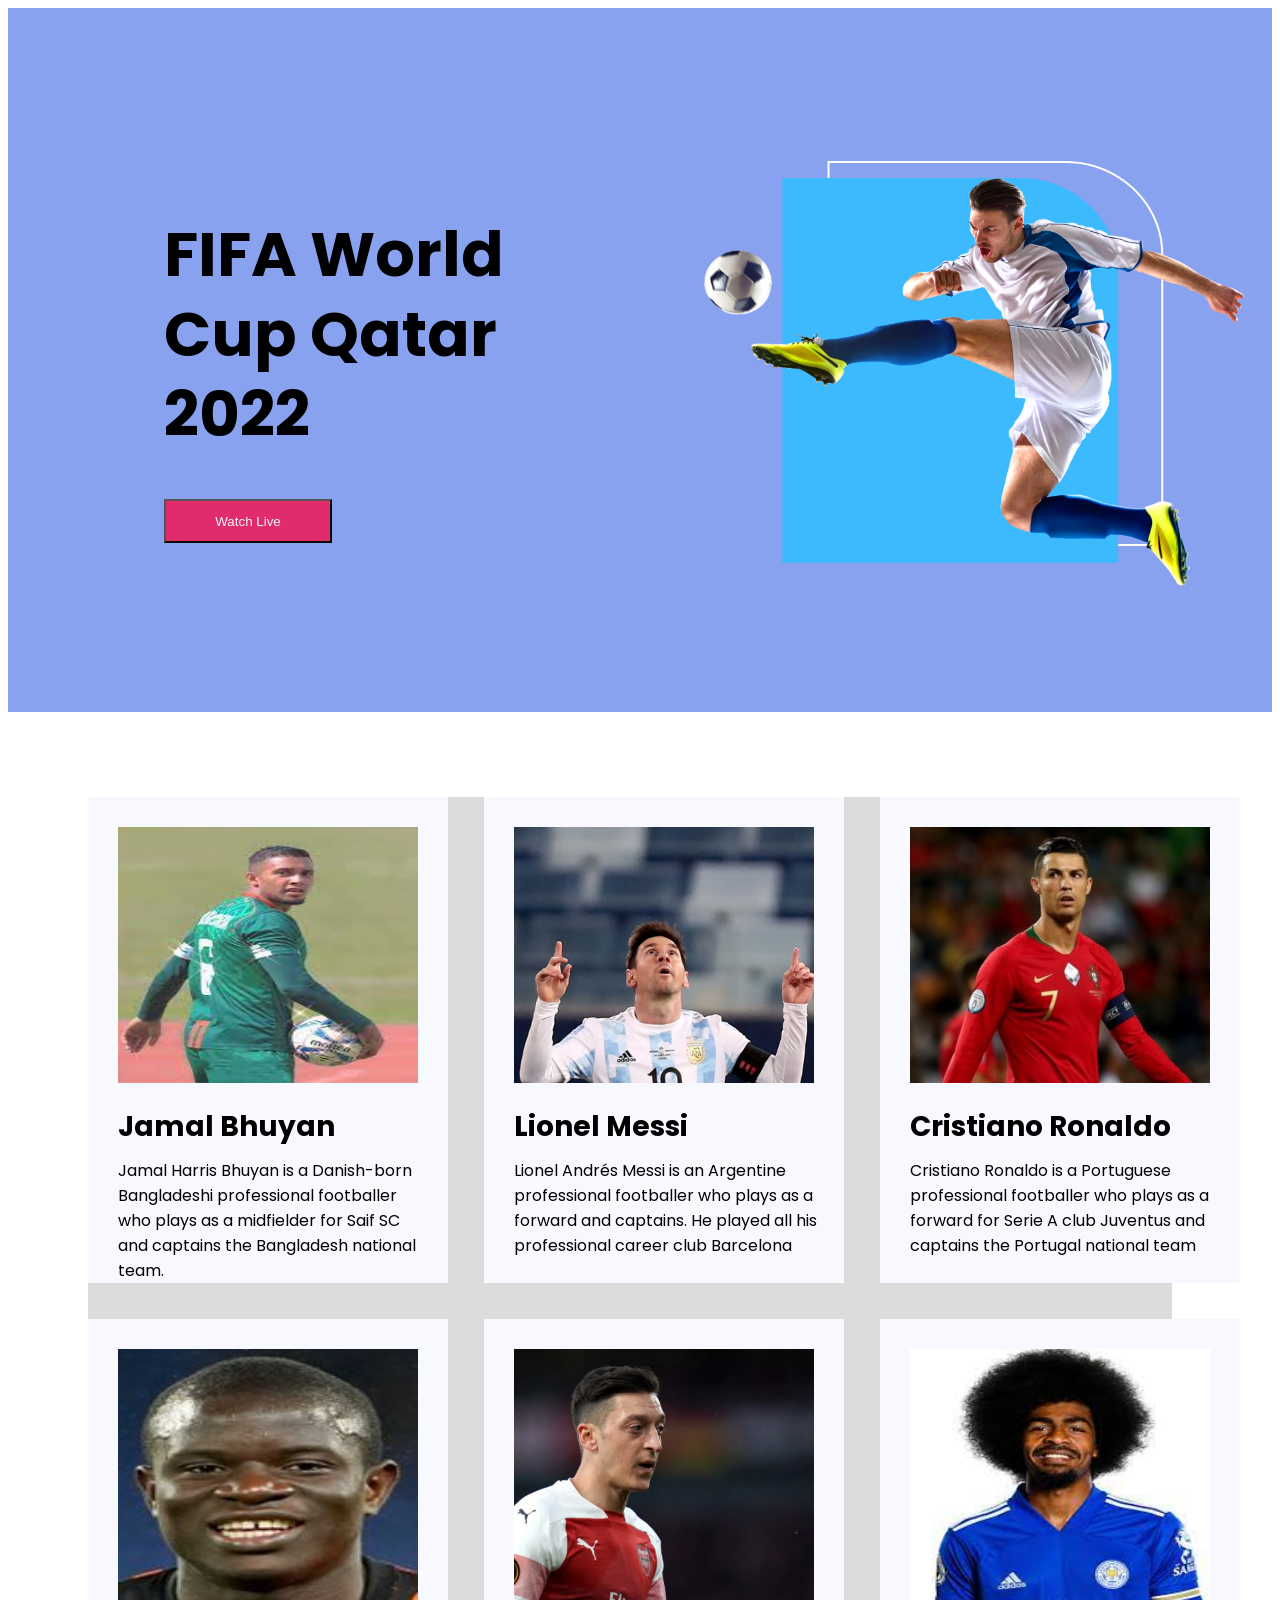
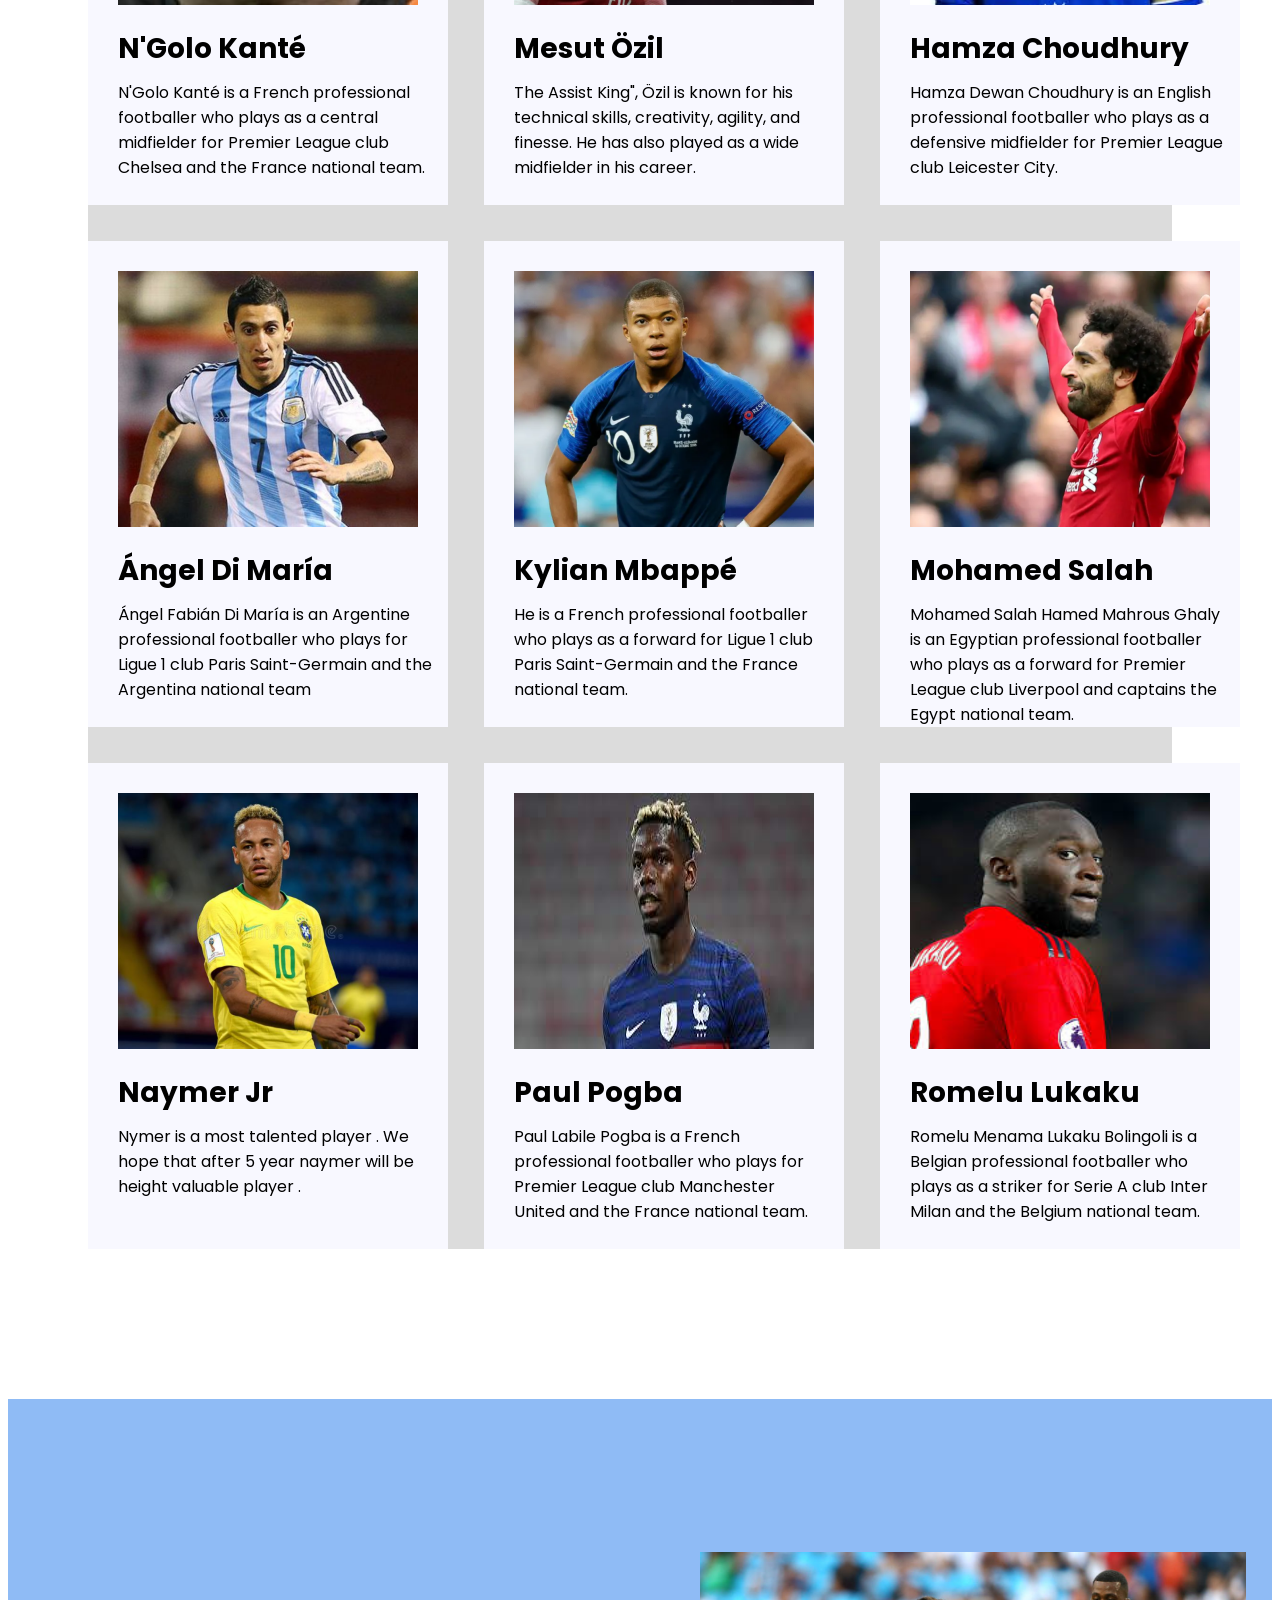
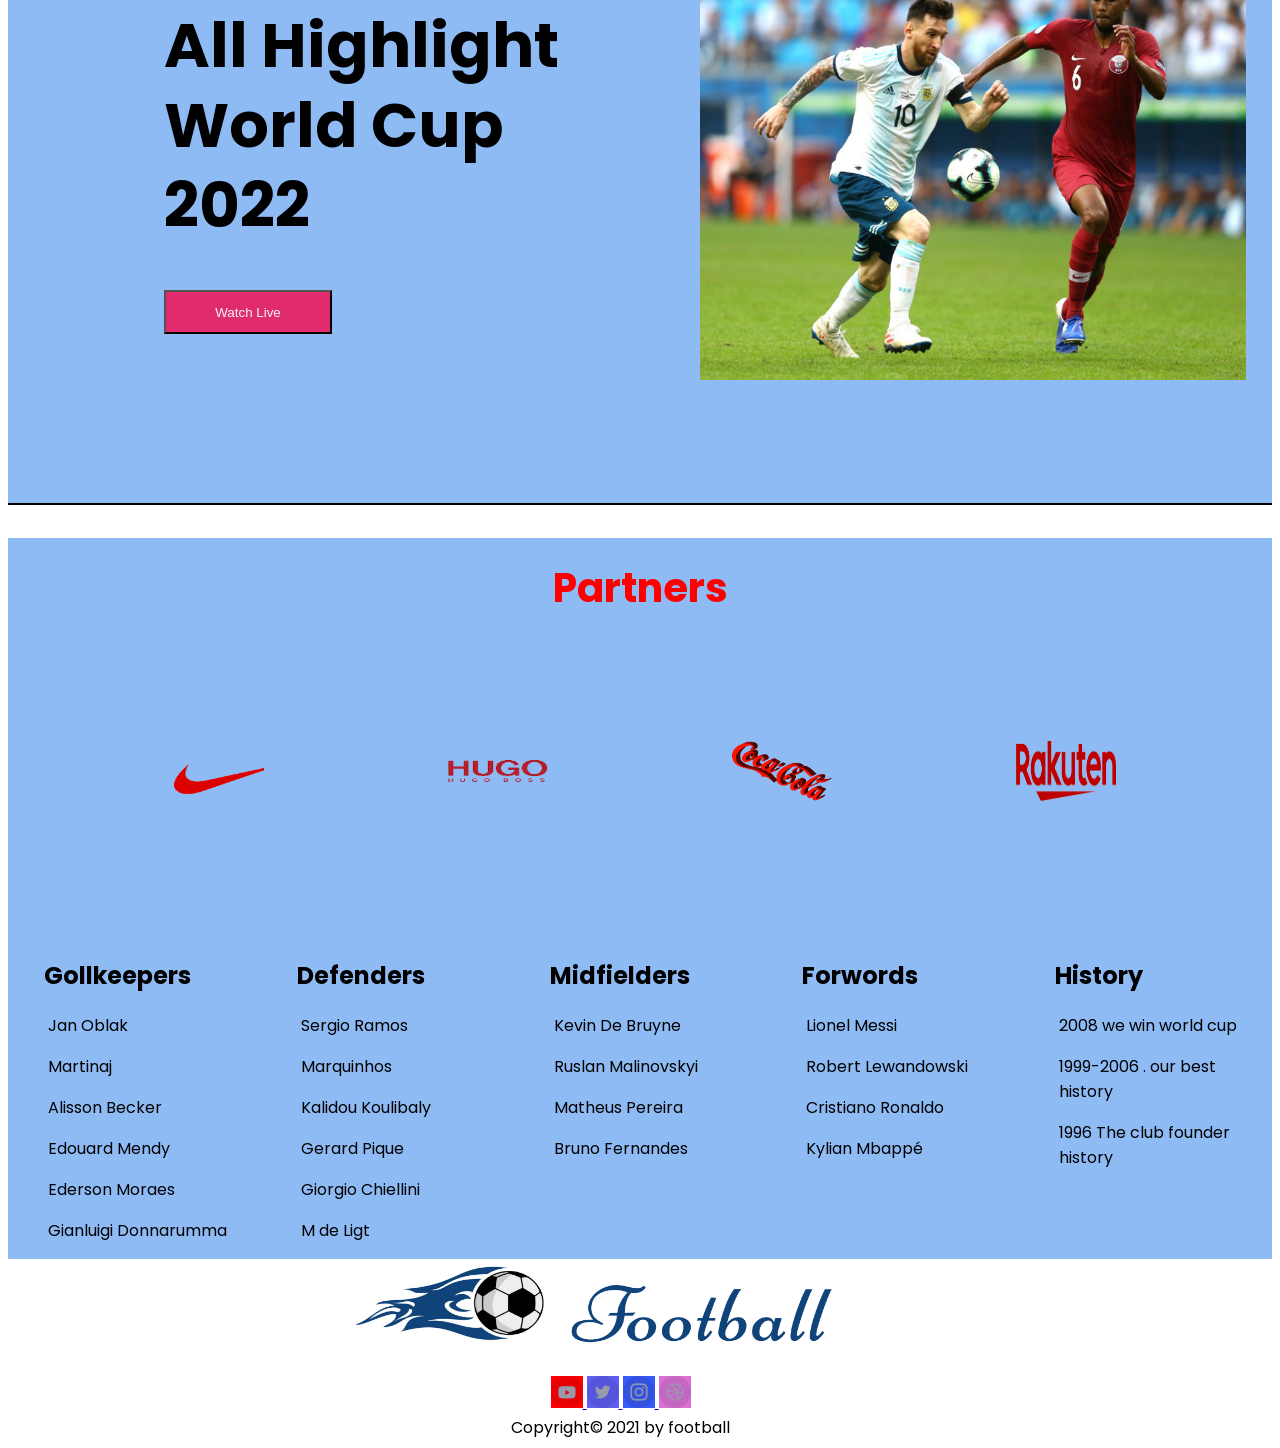
<file: index.html>
<!DOCTYPE html>
<html lang="en">

<head>
    <meta charset="UTF-8">
    <meta http-equiv="X-UA-Compatible" content="IE=edge">
    <meta name="viewport" content="width=device-width, initial-scale=1.0">
    <title>Football Club</title>
    <style>
        @import url('https://fonts.googleapis.com/css2?family=Poppins:wght@700&display=swap');
    </style>
    <link rel="stylesheet" href="Styles/style.css">
</head>

<body>
    <!-- header start -->
    <header>

    </header>
    <!-- header End -->
    <main>

        <!-- -----------------------------------
        -------main section or top section-----
        --------------------------------------->

        <section class="main-container">
            <div class="half-width">
                <h1 class="title"> FIFA World Cup Qatar 2022</h1>
                <a target="_blank" href="https://www.bioscopelive.com/en/">
                    <button> Watch Live</button></a>
            </div>
            <div class="half-width">
                <img src="responsive-football-main/images/banner.png" alt="">
            </div>
        </section>

        <!-- --------------------------------------------
         -----Player photo and detailas in this section -
         ----------------------------------------------->

        <section class="players">
            <div class="player">
                <img src="responsive-football-main/images/players/download (1).jpg" alt="">
                <div class="player-information">
                    <h2 class="player-name">Jamal Bhuyan</h2>
                    <p class="player-details">
                        Jamal Harris Bhuyan is a Danish-born Bangladeshi professional footballer who plays as a midfielder for Saif SC and captains the Bangladesh national team. </p>
                </div>
            </div>
            <div class="player">
                <img src="responsive-football-main/images/players/player-2.png" alt="">
                <div class="player-information">
                    <h2 class="player-name">Lionel Messi</h2>
                    <p class="player-details">
                        Lionel Andrés Messi is an Argentine professional footballer who plays as a forward and captains. He played all his professional career club Barcelona </p>
                </div>
            </div>
            <div class="player">
                <img src="responsive-football-main/images/players/player-3.png" alt="">
                <div class="player-information">
                    <h2 class="player-name">Cristiano Ronaldo</h2>
                    <p class="player-details">
                        Cristiano Ronaldo is a Portuguese professional footballer who plays as a forward for Serie A club Juventus and captains the Portugal national team </p>
                </div>
            </div>
            <div class="player">
                <img src="responsive-football-main/images/players/palyer.jpg" alt="">
                <div class="player-information">
                    <h2 class="player-name">N'Golo Kanté</h2>
                    <p class="player-details">
                        N'Golo Kanté is a French professional footballer who plays as a central midfielder for Premier League club Chelsea and the France national team. </p>
                </div>
            </div>
            <div class="player">
                <img src="responsive-football-main/images/players/player-5.png" alt="">
                <div class="player-information">
                    <h2 class="player-name">Mesut Özil</h2>
                    <p class="player-details">
                        The Assist King", Özil is known for his technical skills, creativity, agility, and finesse. He has also played as a wide midfielder in his career. </p>
                </div>
            </div>
            <div class="player">
                <img src="responsive-football-main/images/players/download.jpg" alt="">
                <div class="player-information">
                    <h2 class="player-name">Hamza Choudhury</h2>
                    <p class="player-details">
                        Hamza Dewan Choudhury is an English professional footballer who plays as a defensive midfielder for Premier League club Leicester City. </p>
                </div>
            </div>
            <div class="player">
                <img src="responsive-football-main/images/players/player-7.png" alt="">
                <div class="player-information">
                    <h2 class="player-name">Ángel Di María</h2>
                    <p class="player-details">
                        Ángel Fabián Di María is an Argentine professional footballer who plays for Ligue 1 club Paris Saint-Germain and the Argentina national team </p>
                </div>
            </div>
            <div class="player">
                <img src="responsive-football-main/images/players/player-8.png" alt="">
                <div class="player-information">
                    <h2 class="player-name">Kylian Mbappé</h2>
                    <p class="player-details">
                        He is a French professional footballer who plays as a forward for Ligue 1 club Paris Saint-Germain and the France national team. </p>
                </div>
            </div>
            <div class="player">
                <img src="responsive-football-main/images/players/player-9.png" alt="">
                <div class="player-information">
                    <h2 class="player-name">Mohamed Salah</h2>
                    <p class="player-details">
                        Mohamed Salah Hamed Mahrous Ghaly is an Egyptian professional footballer who plays as a forward for Premier League club Liverpool and captains the Egypt national team. </p>
                </div>
            </div>
            <div class="player">
                <img src="responsive-football-main/images/players/player-1.png" alt="">
                <div class="player-information">
                    <h2 class="player-name">Naymer Jr</h2>
                    <p class="player-details">
                        Nymer is a most talented player . We hope that after 5 year naymer will be height valuable player .
                    </p>
                </div>
            </div>
            <div class="player">
                <img src="responsive-football-main/images/players/download (2).jpg" alt="">
                <div class="player-information">
                    <h2 class="player-name">Paul Pogba</h2>
                    <p class="player-details">
                        Paul Labile Pogba is a French professional footballer who plays for Premier League club Manchester United and the France national team. </p>
                </div>
            </div>
            <div class="player">
                <img src="responsive-football-main/images/players/images.jpg" alt="">
                <div class="player-information">
                    <h2 class="player-name">Romelu Lukaku</h2>
                    <p class="player-details">
                        Romelu Menama Lukaku Bolingoli is a Belgian professional footballer who plays as a striker for Serie A club Inter Milan and the Belgium national team. </p>
                </div>
            </div>
        </section>

        <!-- ----------------------------
        -----Play Hilight section---- -->

        <section class="main-container hilight">
            <div class="half-width">
                <h1 class="title"> All Highlight World Cup 2022</h1>
                <button>Watch Live</button>
            </div>
            <div class="half-width">
                <img src="responsive-football-main/images/match.png" alt="">
            </div>

        </section>
        <hr class="HR">

        <!--<==== End Highlight section ==== >-->


        <!----------------------------------
         ----- Sponsor partner section------
        -------------------------------- -->

        <section class="sponsor-partnar">
            <div class="Area">
                <h1 style="color: red;font-size: 40px;padding-top:20px;">Partners</h1>
                <img src="responsive-football-main/images/Sponsor/imgaes-removebg-preview.png" alt="">
                <img src="responsive-football-main/images/Sponsor/images-removebg-preview.png" alt="">
                <img src="responsive-football-main/images/Sponsor/Coca-cola-removebg-preview.png" alt="">
                <img class="Rakuten" src="responsive-football-main/images/Sponsor/Rakuten-removebg-preview.png" alt="">
            </div>
        </section>

        <!--<=== End Sponsorship section ===>>

        <-----------------------------
         ------- Club Information----
        ------------------------- -->

        <div class="club-info">
            <div class="uniq-info">
                <h2 class="heading">Gollkeepers</h2>
                <ol>Jan Oblak </ol>
                <ol>Martinaj</ol>
                <ol>Alisson Becker</ol>
                <ol>Edouard Mendy</ol>
                <ol>Ederson Moraes</ol>
                <ol>Gianluigi Donnarumma</ol>
            </div>
            <div class="uniq-info">
                <h2 class="heading">Defenders</h2>
                <ol>Sergio Ramos </ol>
                <ol>Marquinhos</ol>
                <ol>Kalidou Koulibaly</ol>
                <ol>Gerard Pique</ol>
                <ol>Giorgio Chiellini</ol>
                <ol>M de Ligt</ol>
            </div>
            <div class="uniq-info">
                <h2 class="heading">Midfielders</h2>
                <ol>Kevin De Bruyne</ol>
                <ol>Ruslan Malinovskyi</ol>
                <ol>Matheus Pereira</ol>
                <ol>Bruno Fernandes</ol>
            </div>
            <div class="uniq-info">
                <h2 class="heading">Forwords</h2>
                <ol>Lionel Messi</ol>
                <ol>Robert Lewandowski</ol>
                <ol>Cristiano Ronaldo</ol>
                <ol>Kylian Mbappé</ol>
            </div>
            <div class="uniq-info">
                <h2 class="heading">History</h2>
                <ol>2008 we win world cup</ol>
                <ol>1999-2006 . our best history</ol>
                <ol>1996 The club founder history</ol>

            </div>
        </div>
        <!--<==== End Club Informations ===>-->


        <!--------------------------------------
        ---- footer and social icon section ----
        ------------------------------------ -->
        <footer>
            <div class="logo">
                <img src="responsive-football-main/images/Logo.png" alt="">
            </div>
            <div class="social-icon">
                <a target="_blank" href="https://www.youtube.com/">
                    <img class="youtube" src="responsive-football-main/images/Social Icons/Youtube.png" alt="">
                </a>
                <a target="_blank" href="https://twitter.com/?lang=en">
                    <img class="twiter" src="responsive-football-main/images/Social Icons/Twitter.png" alt="">
                </a>
                <a target="_blank" href="https://www.instagram.com/">
                    <img class="instragram" src="responsive-football-main/images/Social Icons/Instagram.png" alt="">
                </a>
                <a target="_blank" href="https://dribbble.com/"> <img class="Dribble" src="responsive-football-main/images/Social Icons/Dribbble.png" alt="">
                </a>



                <div class="copy-right">Copyright<span>&copy;</span> 2021 by football</div>
            </div>
        </footer>
        <!--<=== End footer section ===>-->
    </main>
</body>

</html>
</file>
<file: Styles/style.css>
/*<-------------------------------------------------------
      --From Font Awosome google font popins 700 used for all body-
    -----------------------------------------------------------> */

body {
    font-family: 'Poppins', sans-serif;
}


/* <-------------------------------------
    --- - Top Section in this web site------
    --------------------------------------> */

.main-container {
    display: flex;
    background-color: rgb(136, 162, 240);
}

.main-container:hover img {
    transform: scale(1.1) rotate(350deg);
    transition: transform 2s;
    /* animation-iteration-count: infinite; */
    /* background-image: linear-gradient(red, Gold, violet); */
}

.half-width {
    width: 50%;
}

.title {
    width: 485px;
    Height: 230px;
    font-size: 62px;
    margin: 207px 0px 27px 156px;
    line-height: 80px;
}


/*<---Watch live button --> */

button {
    margin-left: 156px;
    margin-top: 27px;
    margin-bottom: 169px;
    width: 168px;
    height: 44px;
    background-color: #E02C6D;
    color: whitesmoke;
}

button:hover {
    background-color: rgb(247, 47, 237);
}

.half-width img {
    margin-top: 153px;
    margin-left: 60px;
    width: 546.01px;
    height: 428px;
}


/* ------------------------------
    --players information section----
    ------------------------------- */

.players {
    margin: 85px 100px 150px 80px;
    display: grid;
    grid-template-columns: repeat(3, 1fr);
    grid-gap: 36px;
    background-color: gainsboro;
}

.player {
    Width: 330px;
    Height: 456px;
    padding: 15px;
    background-color: ghostwhite;
}

.player img {
    width: 300px;
    height: 256px;
    padding: 15px 15px 0px 15px;
    margin-bottom: 16px;
}

.player-information {
    margin-left: 15px;
}

.player-name {
    font-size: 28px;
    margin: 0;
}

.player-details {
    font-size: 16px;
    margin-top: 10px
}


/*------------------------------------
    ------- Highlight sectio------------
    ------------------------------------ */

.hilight {
    background-color: rgb(143, 187, 245);
}

.HR {
    border: 1px solid black;
    margin: 0;
    padding: 0;
    box-shadow: blanchedalmond;
}


/*-------------------------------------
    ------- Sponsor part------------------
    -------------------------------------> */

.sponsor-partnar>.Area {
    height: 400px;
    background-color: rgb(143, 187, 245);
    text-align: center;
}

.Area>img {
    padding: 90px;
    height: 60px;
    width: 100px;
}


/*-----Club info-- */

.club-info {
    display: grid;
    grid-template-columns: repeat(5, 1fr);
    background-color: rgb(143, 187, 245);
}

.heading {
    margin-left: 36px;
}


/*======================================
 ---- social icon in this section-------
 ======================================= */

footer {
    display: flex;
    flex-direction: column;
    align-items: center;
}

.logo img {
    justify-content: center;
    width: 484px;
    height: 110px;
    margin-left: -100px;
}

.social-icon img {
    width: 32px;
    height: 32px;
}


/*-------------Icon lists--- ----- */

.Dribble {
    background-color: orchid;
}

.instragram {
    background-color: rgb(55, 89, 245)
}

.youtube {
    background-color: red;
}

.twiter {
    background: rgb(94, 94, 241);
}

.copy-right {
    margin-left: -40px;
}


/* --------------------------------------
   - ----Media Queries for mobbile--(Max-688)
    ---------------------------------------*/

@media only screen and (max-width:688px) {
    .main-container {
        background-color: rgb(111, 160, 233);
    }
    .main-container:hover button {
        background-image: linear-gradient(red, Gold, violet);
    }
    .title {
        width: 440px;
        Height: 214px;
        font-size: 45px;
        margin: 29px 0px -60px 45px;
        line-height: 60px;
    }
    .half-width {
        display: flex;
        flex-direction: column;
    }
    button {
        margin-left: 50px;
        margin-top: 5px;
    }
    .half-width img {
        margin-top: 270px;
        margin-left: -140px;
        width: 330.01px;
        height: 260px;
    }
    .players {
        margin: 36px 18px 36px 18px;
        display: grid;
        grid-template-columns: repeat(1, 1fr);
        grid-gap: 26px;
        background-color: gainsboro;
    }
    .player img {
        width: 300px;
        height: 256px;
        padding: 16px 0px 0px 15px;
    }
    .title {
        width: 384px;
        Height: 215px;
        font-size: 39px;
        margin: 5px 0px -60px 18px;
        line-height: 58px;
    }
    /*--- highlight theme image-- */
    .half-width img {
        margin-top: 237px;
        margin-left: -197px;
        width: 394px;
        height: 270px;
    }
    .Area>img {
        padding: 40px;
        height: 60px;
        width: 100px;
    }
    .club-info {
        display: grid;
        grid-template-columns: repeat(2, 1fr);
        background-color: rgba(121, 165, 212, 0.966);
    }
    .uniq-info {
        font-weight: bold;
    }
    .logo img {
        justify-content: center;
        width: 350px;
        height: 130px;
        margin-left: 0px;
    }
    .copy-right {
        font-weight: 700;
    }
}


/*-----------------------------------------
------------Media queroes for tablet---------
-------------------------------------------> */

@media only screen and (min-width:688px) and (max-width:992px) {
    .main-container {
        background-color: rgb(111, 160, 233);
    }
    .main-container:hover button {
        background-image: linear-gradient(red, Gold, violet);
    }
    .title {
        width: 440px;
        Height: 214px;
        font-size: 45px;
        margin: 29px 0px -60px 45px;
        line-height: 60px;
    }
    .half-width {
        display: flex;
        flex-direction: column;
    }
    button {
        margin-left: 50px;
        margin-top: 5px;
    }
    .half-width img {
        margin-top: 270px;
        margin-left: -140px;
        width: 330.01px;
        height: 260px;
    }
    .players {
        margin: 36px 0px 36px 0px;
        display: grid;
        grid-template-columns: repeat(2, 1fr);
        grid-gap: 36px;
        background-color: gainsboro;
    }
    .player img {
        width: 300px;
        height: 256px;
        padding: 16px 0px 0px 18px;
    }
    .title {
        width: 384px;
        Height: 215px;
        font-size: 39px;
        margin: 5px 0px -60px 18px;
        line-height: 58px;
    }
    /*--- highlight theme image-- */
    .half-width img {
        margin-top: 250px;
        margin-left: -318px;
        margin-bottom: 50px;
        width: 632px;
        height: 320px;
    }
    .Area>img {
        padding: 40px;
        height: 60px;
        width: 100px;
    }
    .club-info {
        display: grid;
        grid-template-columns: repeat(2, 1fr);
        background-color: rgba(121, 165, 212, 0.966);
    }
    .uniq-info {
        font-weight: bold;
    }
    .logo img {
        justify-content: center;
        width: 350px;
        height: 130px;
        margin-left: 0px;
    }
    .copy-right {
        font-weight: 700;
    }
}
</file>
